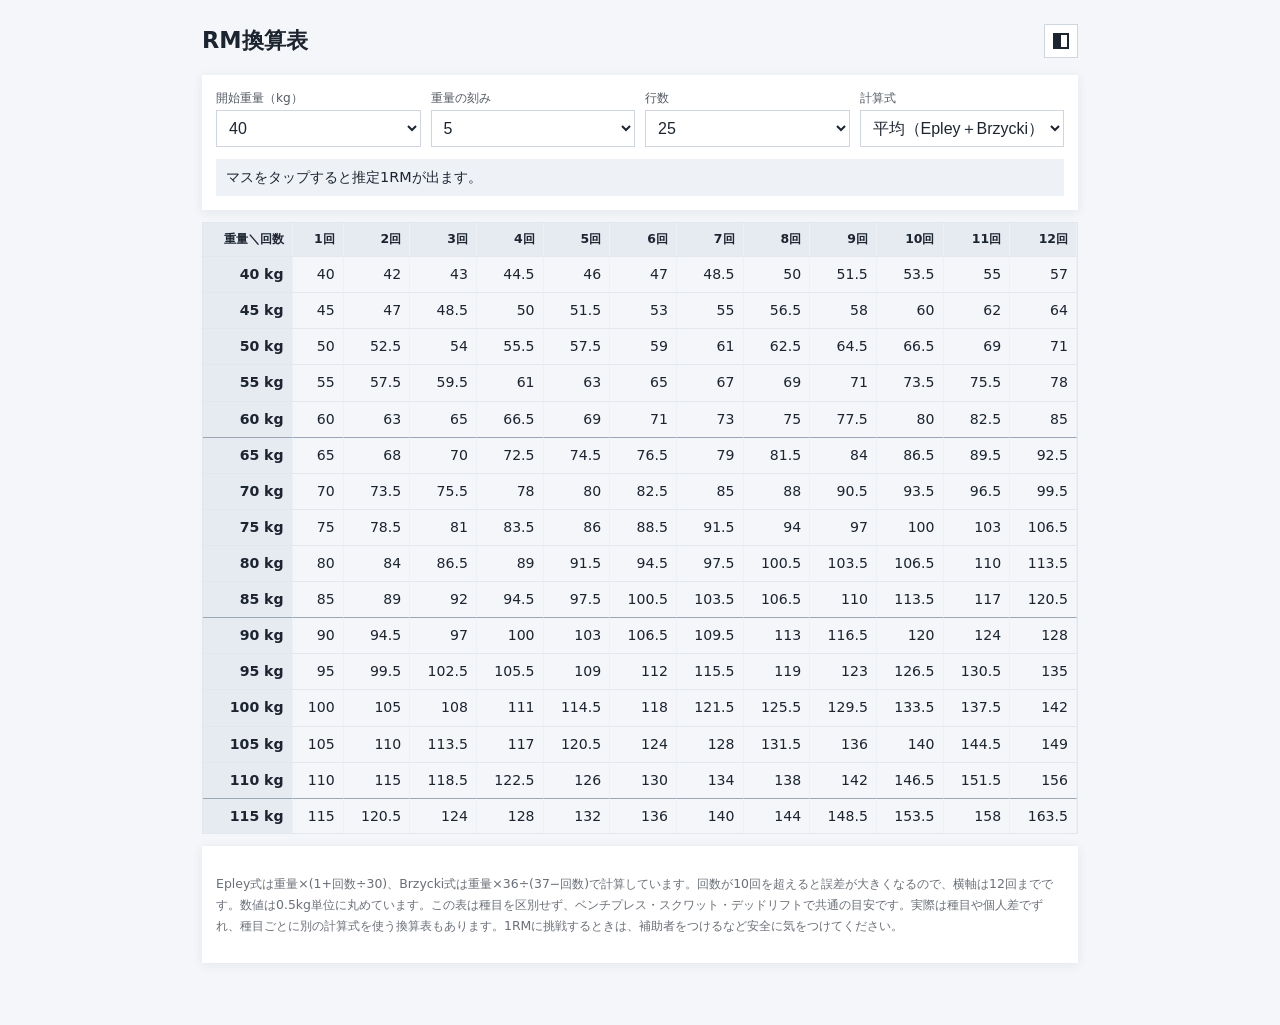
<file: index.html>
<!DOCTYPE html>
<html lang="ja"><head><meta charset="utf-8"><meta name="viewport" content="width=device-width,initial-scale=1">
<title>RM換算表｜重量×回数の推定1RMマトリクス</title>
<meta name="description" content="縦=重量、横=回数で推定1RMが一目でわかる換算表。ベンチプレス・スクワット・デッドリフトの目安に。">
<script>try{document.documentElement.dataset.theme=localStorage.getItem("rm_theme")||"light"}catch(e){document.documentElement.dataset.theme="light"}</script>
<style>
:root{--bg:#f4f6f9;--fg:#1c2430;--card:#fff;--in:#fff;--bd:#cfd6e0;--sel:#eef1f6;--hd:#e6ebf2;--grid:#e2e7ee;--grid2:#edf0f5;--strong:#9aa6b6;--hl:#fff0dc;--acc:#d9531f;--shadow:0 2px 10px rgba(30,50,80,.08)}
:root[data-theme=dark]{--bg:#14171c;--fg:#e8ecf1;--card:#1e232b;--in:#14171c;--bd:#394150;--sel:#262c36;--hd:#262c36;--grid:#2c333f;--grid2:#232933;--strong:#4a5262;--hl:#33291f;--acc:#ff8a5c;--shadow:none}
*{box-sizing:border-box}body{margin:0;font-family:system-ui,-apple-system,"Hiragino Sans","Noto Sans JP",sans-serif;background:var(--bg);color:var(--fg);line-height:1.5}
.top{display:flex;justify-content:space-between;align-items:center;gap:10px}
#mode{width:34px;height:34px;padding:0;border:1px solid var(--bd);background:var(--card);cursor:pointer;position:relative;flex:none}
#mode::after{content:"";position:absolute;inset:8px;border-radius:0;border:2px solid var(--fg);background:linear-gradient(90deg,var(--fg) 50%,transparent 50%)}
.wrap{max-width:900px;margin:0 auto;padding:20px 12px 50px}
h1{font-size:1.4rem;margin:.2em 0}.lead{opacity:.75;margin:0 0 14px;font-size:.9rem}
.card{background:var(--card);border-radius:0;padding:14px;margin:12px 0;box-shadow:var(--shadow)}
.ctl{display:flex;gap:10px;flex-wrap:wrap;align-items:end}
.ctl>div{flex:1;min-width:110px}label{display:block;font-size:.76rem;opacity:.75;margin-bottom:3px}
select,input{width:100%;font-size:1rem;padding:8px;border-radius:0;border:1px solid var(--bd);background:var(--in);color:var(--fg)}
.sel{margin-top:12px;font-size:.9rem;min-height:2.6em;padding:8px 10px;background:var(--sel);border-radius:0}.sel b{color:var(--acc);font-size:1.15rem}
.tw{overflow:auto;max-height:68vh;border-radius:0;border:1px solid var(--grid)}
table{border-collapse:separate;border-spacing:0;font-size:.88rem;width:100%;min-width:560px;text-align:right}
th,td{padding:7px 8px;border-bottom:1px solid var(--grid);border-right:1px solid var(--grid2);white-space:nowrap}
thead th{position:sticky;top:0;background:var(--hd);z-index:2;font-size:.78rem}
tbody th{position:sticky;left:0;background:var(--hd);z-index:1;text-align:right;font-weight:700}
thead th:first-child{left:0;z-index:3;text-align:right}
td{cursor:pointer;font-variant-numeric:tabular-nums}
td.rl,th.rl{background:var(--hl)}td.cl{background:var(--hl)}td.hit{background:#e8643c;color:#fff;font-weight:700}
tbody tr:nth-child(5n) td,tbody tr:nth-child(5n) th{border-bottom-color:var(--strong)}
.note{font-size:.78rem;opacity:.65;line-height:1.7}
</style></head><body><div class="wrap">
<div class="top"><h1>RM換算表</h1><button id="mode" type="button" aria-label="表示モードを切り替え" title="表示モードを切り替え"></button></div>
<div class="card"><div class="ctl">
<div><label for="s">開始重量（kg）</label><select id="s"><option>0</option><option>10</option><option>20</option><option>30</option><option selected>40</option><option>50</option><option>60</option><option>70</option><option>80</option><option>90</option><option>100</option><option>110</option><option>120</option><option>130</option><option>140</option><option>150</option><option>160</option><option>170</option><option>180</option><option>190</option><option>200</option></select></div>
<div><label for="st">重量の刻み</label><select id="st"><option>1.25</option><option>2.5</option><option selected>5</option><option>10</option></select></div>
<div><label for="n">行数</label><select id="n"><option>15</option><option selected>25</option><option>40</option></select></div>
<div><label for="f">計算式</label><select id="f"><option value="avg" selected>平均（Epley＋Brzycki）</option><option value="ep">Epley</option><option value="br">Brzycki</option></select></div>
</div><div class="sel" id="sel">マスをタップすると推定1RMが出ます。</div></div>
<div class="tw"><table id="t"></table></div>
<div class="card"><p class="note">Epley式は重量×(1+回数÷30)、Brzycki式は重量×36÷(37−回数)で計算しています。回数が10回を超えると誤差が大きくなるので、横軸は12回までです。数値は0.5kg単位に丸めています。この表は種目を区別せず、ベンチプレス・スクワット・デッドリフトで共通の目安です。実際は種目や個人差でずれ、種目ごとに別の計算式を使う換算表もあります。1RMに挑戦するときは、補助者をつけるなど安全に気をつけてください。</p></div>
</div>
<script>
const $=id=>document.getElementById(id),R=12;
function est(w,r,f){const e=r===1?w:w*(1+r/30),b=r===1?w:w*36/(37-r);return f==="ep"?e:f==="br"?b:(e+b)/2}
const fmt=x=>{const v=Math.round(x*2)/2;return Number.isInteger(v)?String(v):v.toFixed(1)};
const fmtW=x=>Number.isInteger(x)?String(x):String(Math.round(x*100)/100);
let selR=-1,selC=-1;
function draw(){const s=Math.max(0,parseFloat($("s").value)||0),st=parseFloat($("st").value),n=parseInt($("n").value,10),f=$("f").value;
let h="<thead><tr><th>重量＼回数</th>";for(let r=1;r<=R;r++)h+=`<th data-c="${r}">${r}回</th>`;h+="</tr></thead><tbody>";
for(let i=0;i<n;i++){const w=s+i*st;h+=`<tr><th data-r="${i}">${fmtW(w)} kg</th>`;for(let r=1;r<=R;r++)h+=`<td data-r="${i}" data-c="${r}" data-w="${w}">${fmt(est(w,r,f))}</td>`;h+="</tr>"}
$("t").innerHTML=h+"</tbody>";selR=selC=-1;$("sel").innerHTML="マスをタップすると推定1RMが出ます。"}
$("t").addEventListener("click",e=>{const td=e.target.closest("td");if(!td)return;
document.querySelectorAll(".rl,.cl,.hit").forEach(x=>x.classList.remove("rl","cl","hit"));
const r=td.dataset.r,c=td.dataset.c;document.querySelectorAll(`[data-r="${r}"]`).forEach(x=>x.classList.add("rl"));document.querySelectorAll(`td[data-c="${c}"]`).forEach(x=>x.classList.add("cl"));td.classList.add("hit");
$("sel").innerHTML=`${fmtW(parseFloat(td.dataset.w))}kg × ${c}回 → 推定1RM <b>${td.textContent} kg</b>`});
const K="rm_settings",ids=["s","st","n","f"];
try{const v=JSON.parse(localStorage.getItem(K)||"{}");ids.forEach(i=>{const el=$(i);if(v[i]==null||v[i]==="")return;const ok=el.tagName==="SELECT"?[...el.options].some(o=>o.value===String(v[i])):true;if(ok)el.value=v[i]})}catch(e){}
function save(){try{const v={};ids.forEach(i=>v[i]=$(i).value);localStorage.setItem(K,JSON.stringify(v))}catch(e){}}
ids.forEach(i=>$(i).addEventListener("input",()=>{draw();save()}));draw();
const root=document.documentElement,mb=$("mode");
function paint(){mb.setAttribute("aria-pressed",root.dataset.theme==="dark")}
mb.addEventListener("click",()=>{root.dataset.theme=root.dataset.theme==="dark"?"light":"dark";try{localStorage.setItem("rm_theme",root.dataset.theme)}catch(e){}paint()});paint();
</script></body></html>
</file>
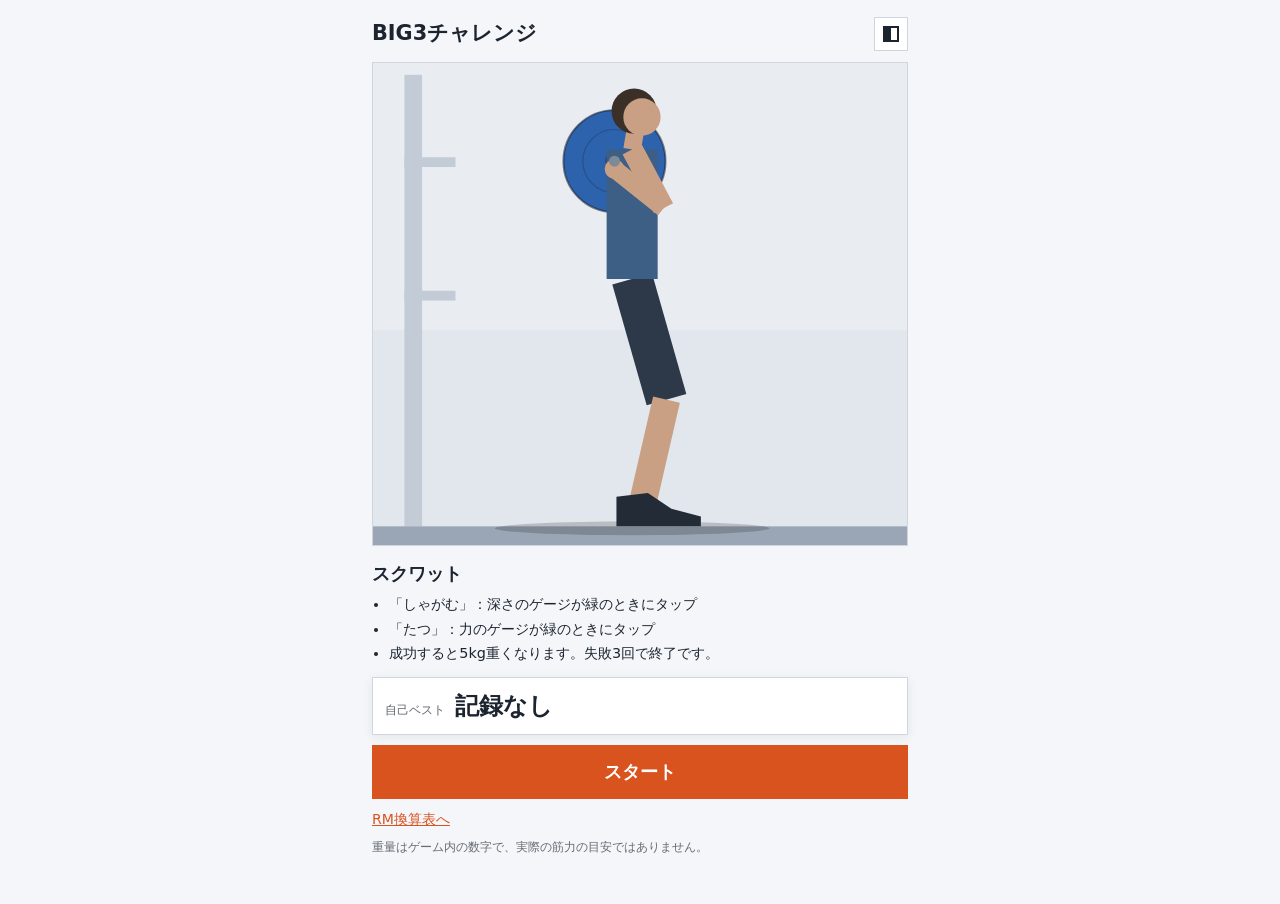
<file: big3/index.html>
<!DOCTYPE html>
<html lang="ja"><head><meta charset="utf-8">
<meta name="viewport" content="width=device-width,initial-scale=1">
<title>BIG3チャレンジ</title>
<meta name="description" content="タイミングよくタップしてスクワットを挙げるミニゲーム。失敗3回で終了、記録はブラウザ内に保存。">
<script>try{document.documentElement.dataset.theme=localStorage.getItem("rm_theme")||"light"}catch(e){document.documentElement.dataset.theme="light"}</script>
<link rel="icon" href="data:,">
<link rel="stylesheet" href="style.css">
</head><body>
<div class="wrap">
<header class="top">
  <h1 class="brand">BIG3チャレンジ</h1>
  <button id="mode" type="button" aria-label="表示モードを切り替え" title="表示モードを切り替え"></button>
</header>

<main>
<!-- タイトル -->
<section id="s-title" class="screen">
  <div class="stage solo"><svg id="svg-title" viewBox="64 14 272 246" role="img" aria-label="スクワットをするプレーヤー"></svg></div>
  <h2>スクワット</h2>
  <ul class="rules">
    <li>「しゃがむ」：深さのゲージが緑のときにタップ</li>
    <li>「たつ」：力のゲージが緑のときにタップ</li>
    <li>成功すると5kg重くなります。失敗3回で終了です。</li>
  </ul>
  <div class="best-box"><span class="k">自己ベスト</span><span class="v" id="t-best">記録なし</span><span class="sub" id="t-plays"></span></div>
  <button id="btn-start" class="btn" type="button">スタート</button>
  <p class="links"><a href="../">RM換算表へ</a></p>
  <p class="note">重量はゲーム内の数字で、実際の筋力の目安ではありません。</p>
  <!-- ad placeholder; none during play -->
  <div class="ad-slot" data-slot="title"></div>
</section>

<!-- ゲーム -->
<section id="s-game" class="screen" hidden data-phase="ready">
  <div class="hud">
    <div class="weight"><span class="lbl">挑戦重量</span><span class="num"><b id="g-weight">60</b><small>kg</small></span></div>
    <div class="fails"><span class="lbl">失敗</span><span class="pips" id="g-pips" role="img" aria-label="失敗0回"><i></i><i></i><i></i></span></div>
  </div>
  <div class="plates-text" id="g-plates"></div>
  <div class="msg" id="g-msg" aria-live="polite">構え中</div>
  <div class="field">
    <div class="stage"><svg id="svg-game" viewBox="64 14 272 246" role="img" aria-label="スクワットをするプレーヤー"></svg></div>
    <div class="gauge gv" id="gv" data-cap="深さ"><div class="zone" id="gv-zone"></div><div class="mk" id="gv-mk"></div></div>
    <div class="gauge gh" id="gh" data-cap="力"><div class="zone" id="gh-zone"></div><div class="mk" id="gh-mk"></div></div>
    <div class="timer"><div id="g-timer"></div></div>
  </div>
  <button id="act" class="btn big" type="button">構え中</button>
  <p class="hint">スペースキー / Enterキーでも操作できます</p>
</section>

<!-- 結果 -->
<section id="s-result" class="screen" hidden>
  <h2>結果</h2>
  <div class="best-box">
    <span class="k">今回の最高</span><span class="v" id="r-best">-</span>
    <span class="sub" id="r-lifts"></span>
    <span class="pb" id="r-pb" hidden>自己ベスト更新</span>
    <span class="sub" id="r-pbtxt"></span>
  </div>
  <h3>最近の記録</h3>
  <div class="tw"><table id="r-table"><thead><tr><th>日時</th><th>最高</th><th>成功</th></tr></thead><tbody id="r-body"></tbody></table></div>
  <button id="btn-retry" class="btn" type="button">もう一度</button>
  <button id="btn-reset" class="btn ghost" type="button">記録をリセット</button>
  <p class="links"><a href="../">RM換算表へ</a></p>
  <p class="note">重量はゲーム内の数字で、実際の筋力の目安ではありません。</p>
  <!-- ad placeholder; none during play -->
  <div class="ad-slot" data-slot="result"></div>
</section>
</main>
</div>
<script src="storage.js"></script>
<script src="game.js"></script>
</body></html>
</file>
<file: big3/style.css>
:root{--bg:#f4f6f9;--fg:#1c2430;--card:#fff;--bd:#cfd6e0;--sel:#eef1f6;--hd:#e6ebf2;--grid:#e2e7ee;--acc:#d9531f;--btnfg:#fff;--shadow:0 2px 10px rgba(30,50,80,.08);
--ok:#2f7d50;--ng:#b3382c;--zone:rgba(58,157,93,.55);--zoneb:#2f7d50;
--wall:#e9edf2;--wall2:#dde3ea;--plat:#9aa6b6;--rack:#c3cbd6;--skin:#c9a083;--shirt:#3d5f86;--shorts:#2d3948;--hair:#3a3028;--shoe:#222b36;--bar:#7f8a99;--plstroke:rgba(20,28,40,.55)}
:root[data-theme=dark]{--bg:#14171c;--fg:#e8ecf1;--card:#1e232b;--bd:#394150;--sel:#262c36;--hd:#262c36;--grid:#2c333f;--acc:#ff8a5c;--btnfg:#14171c;--shadow:none;
--ok:#3d9962;--ng:#c4493c;--zone:rgba(76,184,114,.5);--zoneb:#4cb872;
--wall:#232a34;--wall2:#2b3340;--plat:#4a5262;--rack:#3a4352;--skin:#b78d72;--shirt:#4d73a0;--shorts:#1a212b;--hair:#14100d;--shoe:#0f141a;--bar:#9aa6b6;--plstroke:rgba(0,0,0,.6)}
*{box-sizing:border-box;border-radius:0}
[hidden]{display:none!important}
html{-webkit-text-size-adjust:100%}
body{margin:0;font-family:system-ui,-apple-system,"Hiragino Sans","Noto Sans JP",sans-serif;background:var(--bg);color:var(--fg);line-height:1.5;
  touch-action:manipulation;-webkit-tap-highlight-color:transparent}
.wrap{max-width:480px;margin:0 auto;padding:14px 12px 40px}
.top{display:flex;justify-content:space-between;align-items:center;gap:10px;margin-bottom:8px}
.brand{font-size:1.3rem;margin:.2em 0}
#mode{width:34px;height:34px;padding:0;border:1px solid var(--bd);background:var(--card);cursor:pointer;position:relative;flex:none}
#mode::after{content:"";position:absolute;inset:8px;border:2px solid var(--fg);background:linear-gradient(90deg,var(--fg) 50%,transparent 50%)}
h2{font-size:1.15rem;margin:14px 0 6px}h3{font-size:.95rem;margin:16px 0 6px}
.screen{user-select:none;-webkit-user-select:none}
.stage{background:var(--wall);border:1px solid var(--bd);position:relative;min-width:0}
.stage svg{display:block;width:100%;height:auto}
.rules{margin:0 0 12px;padding-left:1.2em;font-size:.9rem}
.rules li{margin:.2em 0}
.best-box{display:flex;flex-wrap:wrap;align-items:baseline;gap:4px 10px;background:var(--card);border:1px solid var(--bd);padding:10px 12px;margin:10px 0;box-shadow:var(--shadow)}
.best-box .k{font-size:.78rem;opacity:.7}
.best-box .v{font-size:1.5rem;font-weight:700}
.best-box .sub{font-size:.78rem;opacity:.7;margin-left:auto}
.best-box .sub:empty{display:none}
.best-box .pb{flex-basis:100%;background:var(--acc);color:var(--btnfg);font-weight:700;padding:4px 10px;font-size:.9rem}
.best-box #r-pbtxt{margin-left:0;flex-basis:100%}
.btn{display:block;width:100%;min-height:54px;margin:10px 0;padding:10px;font:inherit;font-size:1.15rem;font-weight:700;border:0;background:var(--acc);color:var(--btnfg);cursor:pointer;touch-action:manipulation;user-select:none;-webkit-user-select:none}
.btn:active{filter:brightness(.92)}
.btn.ghost{background:transparent;color:var(--fg);border:1px solid var(--bd);min-height:44px;font-size:.95rem;font-weight:400}
.btn.big{min-height:76px;font-size:1.6rem;margin-top:12px}
.btn:disabled{opacity:.6;cursor:default}
.btn:focus-visible,#mode:focus-visible,a:focus-visible{outline:2px solid var(--fg);outline-offset:2px}
.links{margin:6px 0;font-size:.88rem}
a{color:var(--acc)}
.note,.hint{font-size:.76rem;opacity:.65;margin:8px 0}
.hint{text-align:center;margin:6px 0 0}
.ad-slot{display:none}

/* ゲーム画面 */
.hud{display:flex;justify-content:space-between;align-items:flex-end}
.lbl{display:block;font-size:.74rem;opacity:.7}
.weight .num b{font-size:3rem;line-height:1;font-variant-numeric:tabular-nums}
.weight .num small{font-size:1.1rem;margin-left:4px}
.fails{text-align:right}
.pips{display:inline-flex;gap:6px}
.pips i{width:20px;height:20px;border:2px solid var(--fg);display:block}
.pips i.on{background:var(--ng);border-color:var(--ng)}
.plates-text{font-size:.8rem;opacity:.75;margin:2px 0 6px;min-height:1.4em}
.msg{height:42px;display:flex;align-items:center;justify-content:center;background:var(--sel);font-weight:700;font-size:1rem;margin-bottom:8px;text-align:center;padding:0 8px}
.msg.ok{background:var(--ok);color:#fff}
.msg.ng{background:var(--ng);color:#fff}
.field{display:grid;grid-template-columns:minmax(0,1fr) 38px;gap:8px}
.gauge{position:relative;background:var(--sel);border:1px solid var(--bd);overflow:hidden;opacity:.5}
.gauge.active{opacity:1;border-color:var(--acc);border-width:2px}
.gauge::before{content:attr(data-cap);position:absolute;font-size:.7rem;opacity:.65;z-index:1}
.gv::before{writing-mode:vertical-rl;left:50%;top:6px;transform:translateX(-50%);letter-spacing:.1em}
.gh::before{left:8px;top:50%;transform:translateY(-50%)}
.gh{height:38px;grid-column:1}
.zone{position:absolute;background:var(--zone);border:1px solid var(--zoneb)}
.gv .zone{left:0;right:0}
.gh .zone{top:0;bottom:0}
.mk{position:absolute;background:var(--fg);z-index:2;visibility:hidden}
.gauge.active .mk{visibility:visible}
.gv .mk{left:-1px;right:-1px;height:6px;margin-top:-3px;top:0}
.gh .mk{top:-1px;bottom:-1px;width:6px;margin-left:-3px;left:0}
.timer{grid-column:1;height:4px;background:var(--sel)}
.timer div{height:100%;width:0;background:var(--acc)}

/* 履歴 */
.tw{border:1px solid var(--grid);background:var(--card)}
table{border-collapse:collapse;width:100%;font-size:.88rem;text-align:right}
th,td{padding:6px 10px;border-bottom:1px solid var(--grid);white-space:nowrap}
th{background:var(--hd);font-size:.78rem}
th:first-child,td:first-child{text-align:left}
td{font-variant-numeric:tabular-nums}
tbody tr:last-child td{border-bottom:0}
td.empty{text-align:center;opacity:.6}

/* SVG（ライフター） */
.s-wall{fill:var(--wall)}.s-wall2{fill:var(--wall2)}.s-plat{fill:var(--plat)}.s-rack{fill:var(--rack)}
.s-skin{stroke:var(--skin)}.s-skinf{fill:var(--skin)}.s-shirt{stroke:var(--shirt)}.s-shorts{stroke:var(--shorts)}
.s-hair{fill:var(--hair)}.s-shoe{fill:var(--shoe)}.s-bar{stroke:var(--bar)}.s-barf{fill:var(--bar)}

@media (min-width:600px){.wrap{max-width:560px}}
</file>
